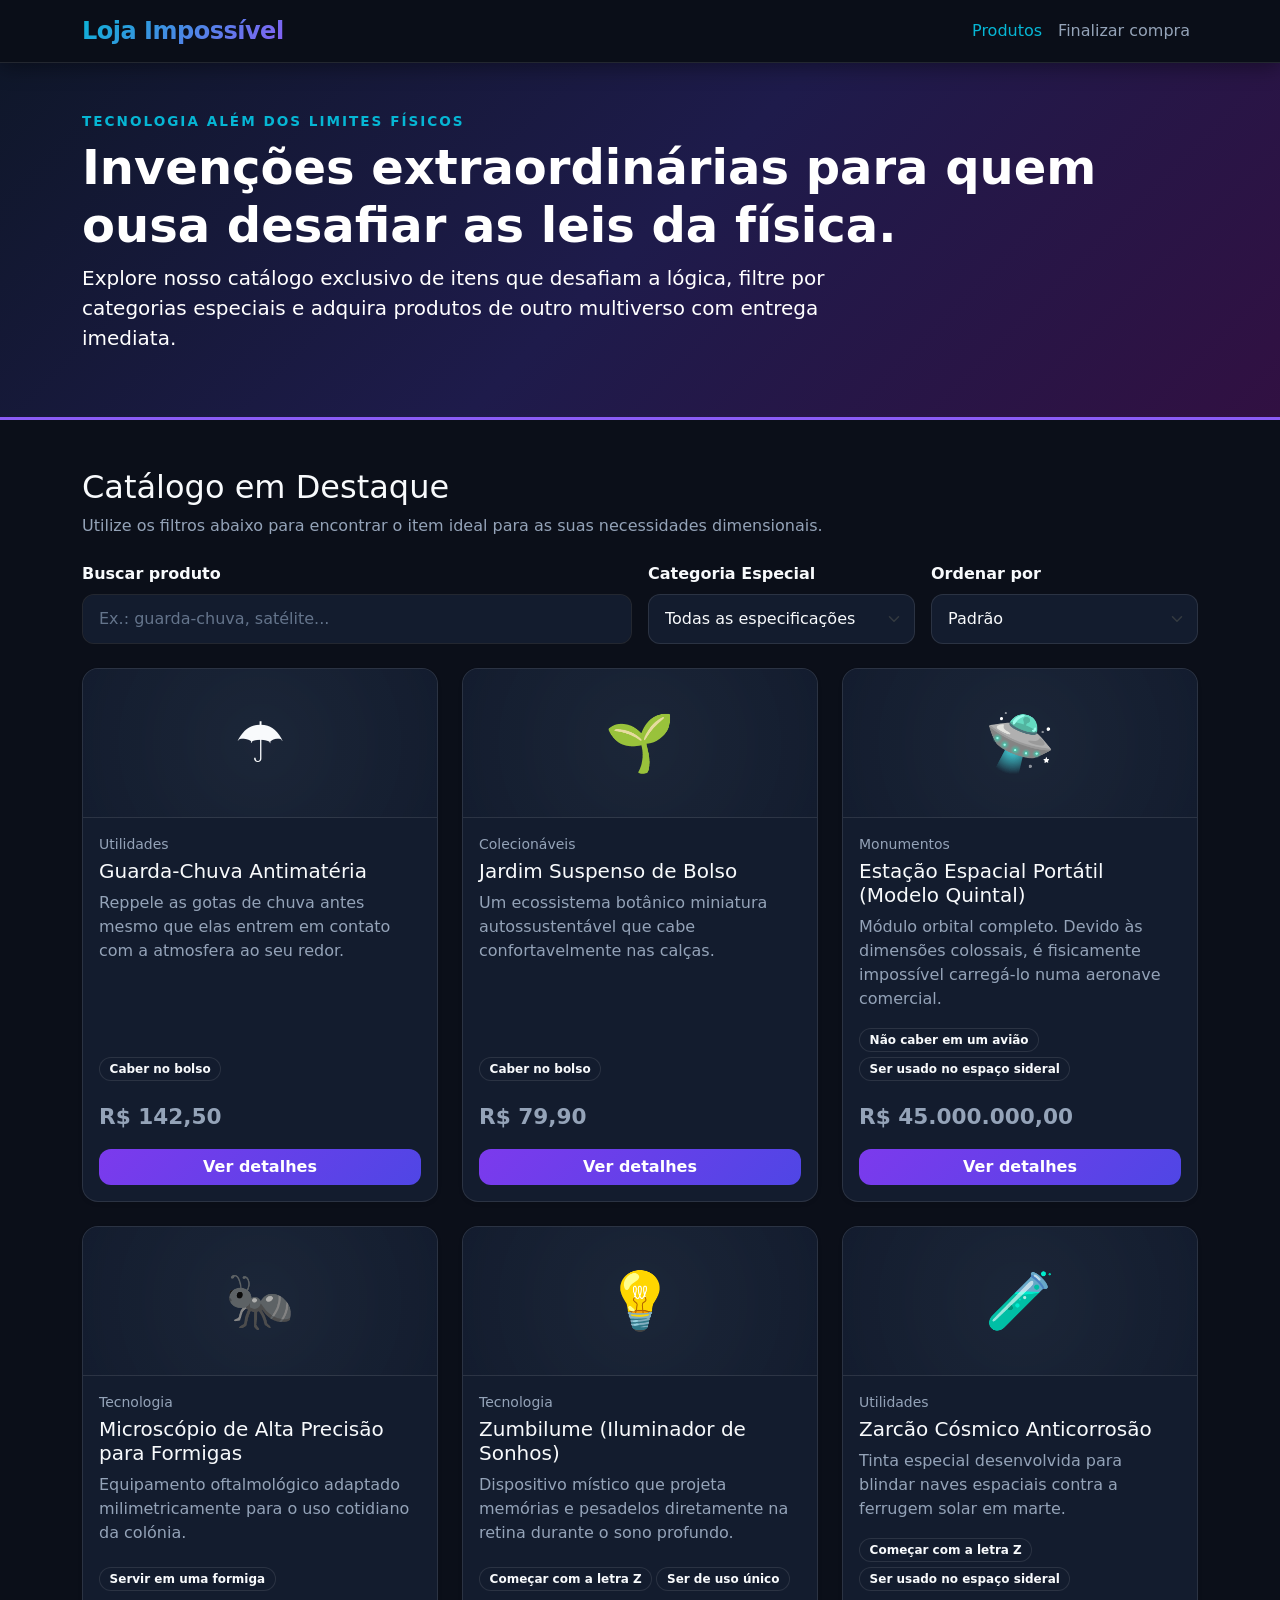
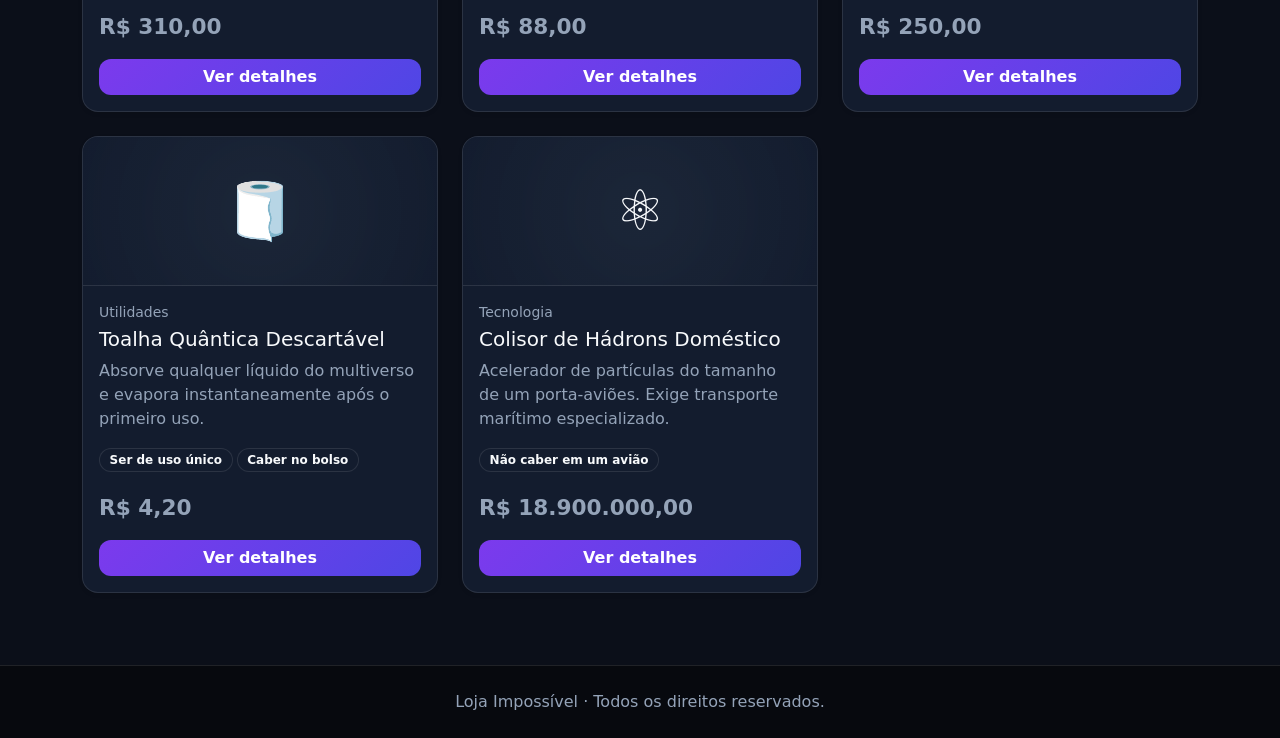
<file: web/index.html>
<!doctype html>
<html lang="pt-BR">

<head>
  <meta charset="utf-8">
  <meta name="viewport" content="width=device-width, initial-scale=1">
  <meta name="description" content="Loja Impossível, produtos hiper-especizados que desafiam a realidade.">

  <!-- Open Graph / Redes Sociais -->
  <meta property="og:title" content="Loja Impossível | Produtos Inéditos">
  <meta property="og:description" content="Explore itens que cabem no bolso, não cabem em aviões e muito mais.">
  <meta property="og:type" content="website">

  <!-- Favicon -->
  <link rel="icon" type="image/svg+xml"
    href="data:image/svg+xml,<svg xmlns=%22http://www.w3.org/2000/svg%22 viewBox=%220 0 100 100%22><text y=%22.9em%22 font-size=%2290%22>🌌</text></svg>">

  <title>Loja Impossível | Vitrine</title>
  <link href="https://cdn.jsdelivr.net/npm/bootstrap@5.3.3/dist/css/bootstrap.min.css" rel="stylesheet">
  <link rel="stylesheet" href="css/styles.css">
</head>

<body>
  <a class="skip-link" href="#conteudo">Pular para o conteúdo principal</a>

  <header class="site-header">
    <nav class="navbar navbar-expand-lg" aria-label="Navegação principal">
      <div class="container">
        <a class="navbar-brand fw-bold" href="index.html">Loja Impossível</a>
        <button class="navbar-toggler" type="button" data-bs-toggle="collapse" data-bs-target="#menuPrincipal"
          aria-controls="menuPrincipal" aria-expanded="false" aria-label="Abrir menu">
          <span class="navbar-toggler-icon"></span>
        </button>
        <div class="collapse navbar-collapse" id="menuPrincipal">
          <ul class="navbar-nav ms-auto">
            <li class="nav-item"><a class="nav-link active" aria-current="page" href="index.html">Produtos</a></li>
            <li class="nav-item"><a class="nav-link" href="checkout.html">Finalizar compra</a></li>
          </ul>
        </div>
      </div>
    </nav>
  </header>

  <main id="conteudo">
    <section class="hero py-5">
      <div class="container">
        <p class="eyebrow mb-2">Tecnologia além dos limites físicos</p>
        <h1 class="display-5 fw-bold">Invenções extraordinárias para quem ousa desafiar as leis da física.</h1>
        <p class="lead col-lg-8">Explore nosso catálogo exclusivo de itens que desafiam a lógica, filtre por categorias especiais e adquira produtos de outro multiverso com entrega imediata.</p>
      </div>
    </section>

    <section class="container py-5" aria-labelledby="titulo-produtos">
      <div class="mb-4">
        <h2 id="titulo-produtos">Catálogo em Destaque</h2>
        <p class="text-secondary mb-0">Utilize os filtros abaixo para encontrar o item ideal para as suas necessidades dimensionais.</p>
      </div>

      <!-- Barra de Filtros e Ordenação -->
      <div class="row g-3 align-items-end mb-4">
        <div class="col-md-6">
          <label for="filtroProduto" class="form-label fw-bold">Buscar produto</label>
          <input id="filtroProduto" class="form-control" type="search" placeholder="Ex.: guarda-chuva, satélite..."
            autocomplete="off">
        </div>
        <div class="col-md-3">
          <label for="filtroRegra" class="form-label fw-bold">Categoria Especial</label>
          <select id="filtroRegra" class="form-select">
            <option value="">Todas as especificações</option>
            <option value="Caber no bolso">Caber no bolso</option>
            <option value="Não caber em um avião">Não caber em um avião</option>
            <option value="Ser usado no espaço sideral">Espaço sideral</option>
            <option value="Servir em uma formiga">Servir em formiga</option>
            <option value="Começar com a letra Z">Começar com Z</option>
            <option value="Ser de uso único">Uso único</option>
          </select>
        </div>
        <div class="col-md-3">
          <label for="ordenacao" class="form-label fw-bold">Ordenar por</label>
          <select id="ordenacao" class="form-select">
            <option value="">Padrão</option>
            <option value="menor-preco">Menor preço</option>
            <option value="maior-preco">Maior preço</option>
            <option value="nome">Nome (A-Z)</option>
          </select>
        </div>
      </div>

      <!-- A lista de produtos será gerada dinamicamente via JavaScript -->
      <div class="row g-4" id="listaProdutos"></div>

      <p id="mensagemFiltro" class="mt-4" role="status" aria-live="polite"></p>
    </section>
  </main>

  <footer class="site-footer py-4">
    <div class="container text-center">
      <p class="mb-0">Loja Impossível · Todos os direitos reservados.</p>
    </div>
  </footer>

  <script src="https://cdn.jsdelivr.net/npm/bootstrap@5.3.3/dist/js/bootstrap.bundle.min.js"></script>
  <script src="js/produtos.js"></script>
  <script src="js/main.js"></script>
</body>

</html>
</file>
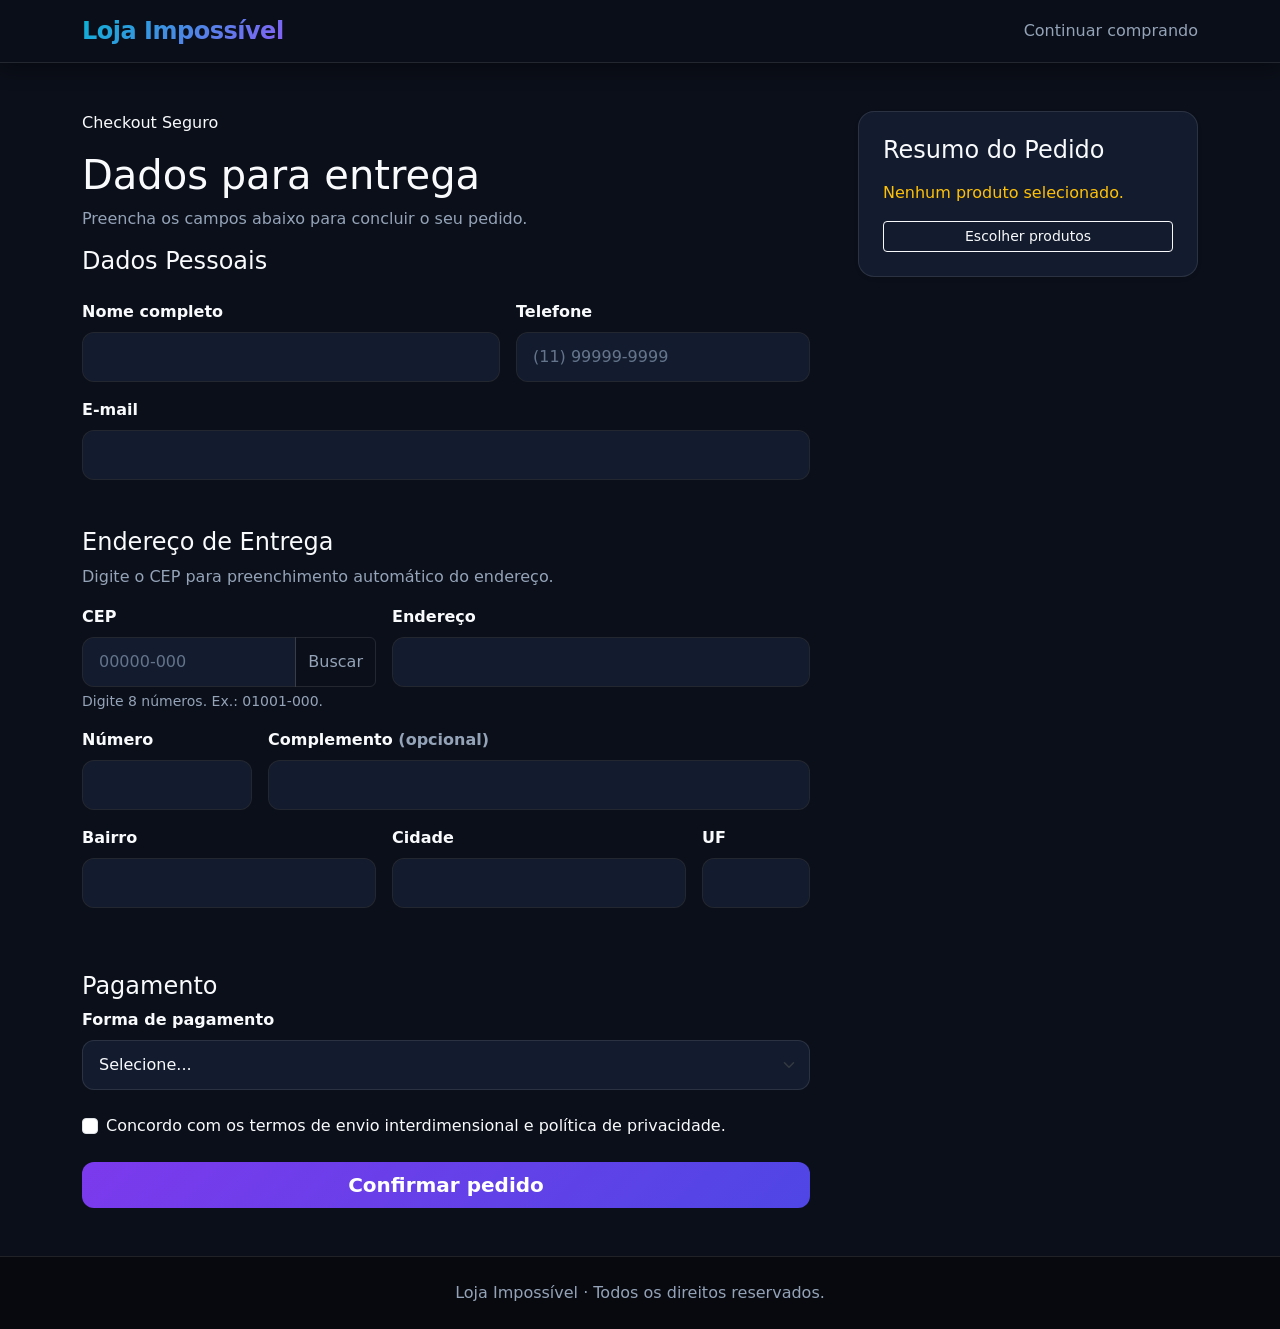
<file: web/checkout.html>
<!doctype html>
<html lang="pt-BR">

<head>
  <meta charset="utf-8">
  <meta name="viewport" content="width=device-width, initial-scale=1">
  <meta name="description" content="Checkout seguro da Loja Impossível.">
  <title>Loja Impossível | Finalizar compra</title>
  <link href="https://cdn.jsdelivr.net/npm/bootstrap@5.3.3/dist/css/bootstrap.min.css" rel="stylesheet">
  <link rel="stylesheet" href="css/styles.css">
</head>

<body>
  <a class="skip-link" href="#conteudo">Pular para o conteúdo principal</a>
  <header class="site-header">
    <nav class="navbar" aria-label="Navegação principal">
      <div class="container">
        <a class="navbar-brand fw-bold" href="index.html">Loja Impossível</a>
        <a class="nav-link" href="index.html">Continuar comprando</a>
      </div>
    </nav>
  </header>

  <main id="conteudo" class="container py-5">
    <div class="row g-5">
      <section class="col-lg-8" aria-labelledby="titulo-checkout">
        <p class="eyebrow">Checkout Seguro</p>
        <h1 id="titulo-checkout">Dados para entrega</h1>
        <p class="text-secondary">Preencha os campos abaixo para concluir o seu pedido.</p>

        <form id="checkoutForm" novalidate>
          <fieldset class="mb-5">
            <legend class="h4">Dados Pessoais</legend>
            <div class="row g-3">
              <div class="col-md-7">
                <label for="nome" class="form-label">Nome completo</label>
                <input class="form-control" id="nome" name="nome" type="text" autocomplete="name" required>
                <div class="invalid-feedback">Por favor, informe seu nome completo.</div>
              </div>
              <div class="col-md-5">
                <label for="telefone" class="form-label">Telefone</label>
                <input class="form-control" id="telefone" name="telefone" type="tel" autocomplete="tel"
                  placeholder="(11) 99999-9999" maxlength="15">
              </div>
              <div class="col-12">
                <label for="email" class="form-label">E-mail</label>
                <input class="form-control" id="email" name="email" type="email" autocomplete="email" required>
                <div class="invalid-feedback">Por favor, informe um e-mail válido.</div>
              </div>
            </div>
          </fieldset>

          <fieldset class="mb-5">
            <legend class="h4">Endereço de Entrega</legend>
            <p class="text-secondary">Digite o CEP para preenchimento automático do endereço.</p>
            <div class="row g-3">
              <div class="col-md-5">
                <label for="cep" class="form-label">CEP</label>
                <div class="input-group">
                  <input class="form-control" id="cep" name="cep" type="text" inputmode="numeric"
                    autocomplete="postal-code" placeholder="00000-000" maxlength="9" aria-describedby="ajudaCep"
                    required>
                  <button class="btn btn-outline-secondary" id="buscarCep" type="button">Buscar</button>
                </div>
                <div id="ajudaCep" class="form-text">Digite 8 números. Ex.: 01001-000.</div>
                <div class="invalid-feedback">Informe um CEP válido.</div>
              </div>
              <div class="col-md-7">
                <label for="logradouro" class="form-label">Endereço</label>
                <input class="form-control" id="logradouro" name="logradouro" type="text" autocomplete="address-line1"
                  required>
                <div class="invalid-feedback">Informe o logradouro.</div>
              </div>
              <div class="col-md-3">
                <label for="numero" class="form-label">Número</label>
                <input class="form-control" id="numero" name="numero" type="text" required>
                <div class="invalid-feedback">Informe o número.</div>
              </div>
              <div class="col-md-9">
                <label for="complemento" class="form-label">Complemento <span
                    class="text-secondary">(opcional)</span></label>
                <input class="form-control" id="complemento" name="complemento" type="text"
                  autocomplete="address-line2">
              </div>
              <div class="col-md-5">
                <label for="bairro" class="form-label">Bairro</label>
                <input class="form-control" id="bairro" name="bairro" type="text" required>
                <div class="invalid-feedback">Informe o bairro.</div>
              </div>
              <div class="col-md-5">
                <label for="cidade" class="form-label">Cidade</label>
                <input class="form-control" id="cidade" name="cidade" type="text" autocomplete="address-level2"
                  required>
                <div class="invalid-feedback">Informe a cidade.</div>
              </div>
              <div class="col-md-2">
                <label for="estado" class="form-label">UF</label>
                <input class="form-control" id="estado" name="estado" type="text" maxlength="2"
                  autocomplete="address-level1" required>
                <div class="invalid-feedback">UF.</div>
              </div>
            </div>
            <div id="cepFeedback" class="mt-3" role="status" aria-live="polite"></div>
          </fieldset>

          <fieldset class="mb-4">
            <legend class="h4">Pagamento</legend>
            <label for="pagamento" class="form-label">Forma de pagamento</label>
            <select class="form-select" id="pagamento" name="pagamento" required>
              <option value="">Selecione...</option>
              <option value="pix">Pix</option>
              <option value="credito">Cartão de crédito</option>
              <option value="boleto">Boleto bancário</option>
            </select>
            <div class="invalid-feedback">Selecione uma forma de pagamento.</div>
          </fieldset>

          <div class="form-check mb-4">
            <input class="form-check-input" id="termos" name="termos" type="checkbox" required>
            <label class="form-check-label" for="termos">Concordo com os termos de envio interdimensional e política de privacidade.</label>
            <div class="invalid-feedback">Você deve concordar com os termos antes de concluir.</div>
          </div>

          <button class="btn btn-dark btn-lg w-100" type="submit">Confirmar pedido</button>
        </form>
      </section>

      <!-- Resumo Dinâmico do Pedido -->
      <aside class="col-lg-4" aria-labelledby="titulo-resumo">
        <div class="summary-box p-4 border rounded-4 bg-white shadow-sm">
          <h2 id="titulo-resumo" class="h4 mb-3">Resumo do Pedido</h2>
          <div class="d-flex justify-content-between mb-2">
            <span id="resumoNomeProduto" class="fw-medium">Produto</span>
            <span id="resumoPrecoUnitario">R$ 0,00</span>
          </div>
          <div class="d-flex justify-content-between mb-2">
            <span>Quantidade</span>
            <span id="resumoQuantidade">1</span>
          </div>
          <div class="d-flex justify-content-between mb-3">
            <span>Frete Dimensional</span>
            <span class="text-success fw-bold">Grátis</span>
          </div>
          <hr>
          <div class="d-flex justify-content-between fw-bold fs-5">
            <span>Total</span>
            <span id="resumoTotal">R$ 0,00</span>
          </div>
        </div>
      </aside>
    </div>
  </main>

  <footer class="site-footer py-4 mt-auto">
    <div class="container text-center">
      <p class="mb-0">Loja Impossível · Todos os direitos reservados.</p>
    </div>
  </footer>
  <script src="js/checkout.js"></script>
</body>

</html>
</file>
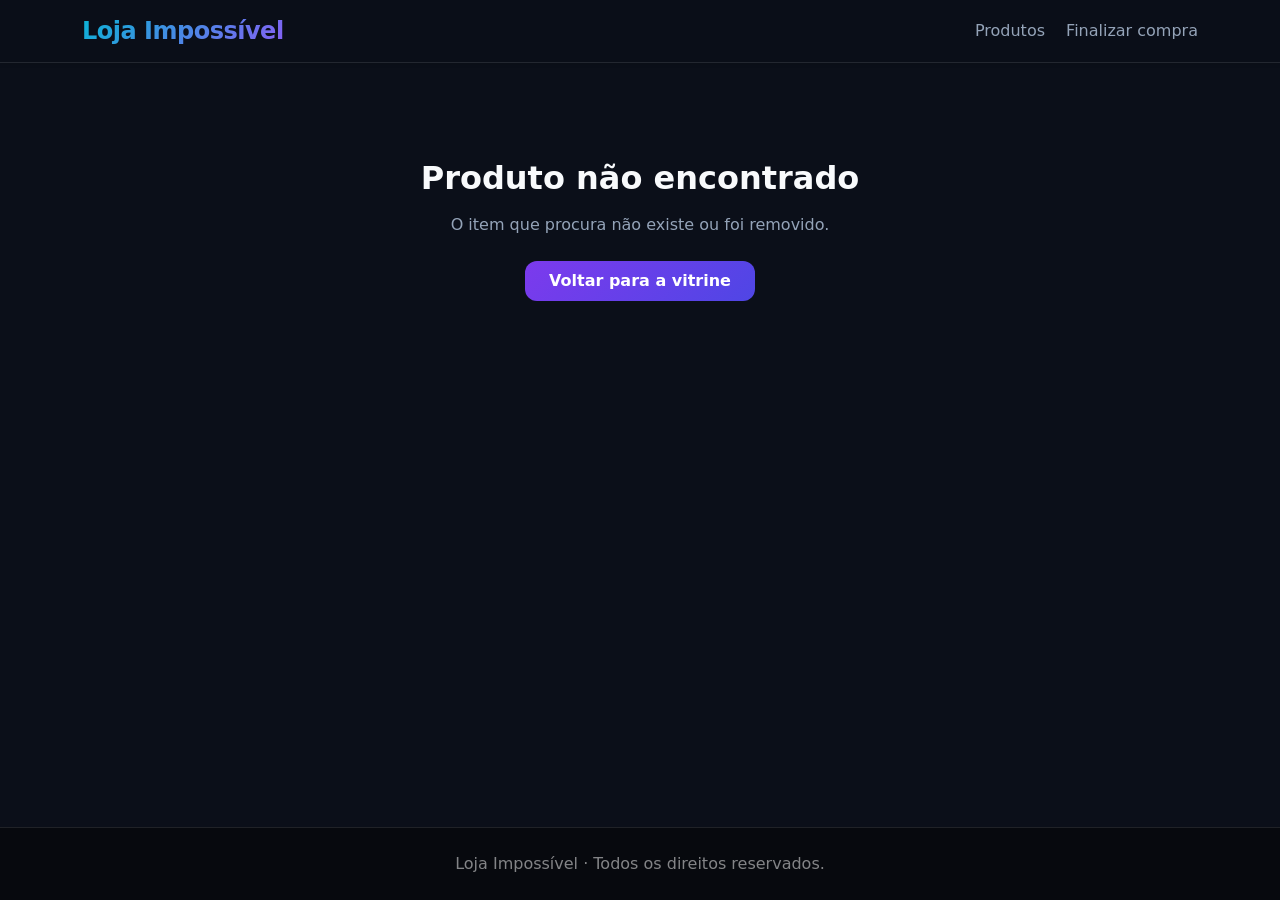
<file: web/produto.html>
<!doctype html>
<html lang="pt-BR">

<head>
  <meta charset="utf-8">
  <meta name="viewport" content="width=device-width, initial-scale=1">
  <meta name="description" content="Detalhes do produto na Loja Impossível.">
  <title>Loja Impossível | Detalhes do Produto</title>
  <link href="https://cdn.jsdelivr.net/npm/bootstrap@5.3.3/dist/css/bootstrap.min.css" rel="stylesheet">
  <link rel="stylesheet" href="css/styles.css">
</head>

<body class="d-flex flex-column min-vh-100">
  <a class="skip-link" href="#conteudo">Pular para o conteúdo principal</a>

  <header class="site-header shadow-sm">
    <nav class="navbar navbar-expand-lg" aria-label="Navegação principal">
      <div class="container">
        <a class="navbar-brand fw-bold" href="index.html">Loja Impossível</a>
        <div class="ms-auto">
          <a class="nav-link d-inline-block me-3 text-dark fw-medium" href="index.html">Produtos</a>
          <a class="nav-link d-inline-block text-dark fw-medium" href="checkout.html">Finalizar compra</a>
        </div>
      </div>
    </nav>
  </header>

  <main id="conteudo" class="container py-5 flex-grow-1">
    <nav aria-label="breadcrumb" class="mb-4">
      <ol class="breadcrumb">
        <li class="breadcrumb-item"><a href="index.html">Produtos</a></li>
        <li class="breadcrumb-item active" aria-current="page" id="breadcrumbNome">Detalhes</li>
      </ol>
    </nav>

    <div class="row g-5 align-items-start mb-5">
      <!-- Coluna Esquerda: Ícone e Garantia -->
      <div class="col-lg-5 text-center">
        <div class="p-5 bg-white border rounded-4 shadow-sm display-1 product-detail-icon mb-4" id="produtoIcone"
          aria-hidden="true">
          📦
        </div>
        <div class="card border-0 bg-light p-3 rounded-3 text-start mb-3">
          <h3 class="h6 fw-bold text-dark mb-2">🔒 Garantia de Entrega Quântica</h3>
          <p class="small text-secondary mb-0">Asseguramos a integridade dimensional do item desde o multiverso de origem até o seu endereço final.</p>
        </div>
      </div>

      <!-- Coluna Direita: Informações e Compra -->
      <div class="col-lg-7">
        <span class="badge bg-secondary text-uppercase mb-2" id="produtoCategoria">Categoria</span>
        <h1 class="display-5 fw-bold mb-3 text-dark" id="produtoNome">Nome do Produto</h1>
        <p class="lead text-secondary mb-4" id="produtoDescricao">Descrição detalhada do produto.</p>

        <div class="p-3 bg-white border rounded-3 shadow-sm mb-4">
          <span class="display-5 fw-bold text-success" id="produtoPreco">R$ 0,00</span>
          <span class="d-block text-muted small mt-1">Em até 12x sem juros em cartões autorizados.</span>
        </div>

        <div class="mb-4">
          <h3 class="h6 fw-bold text-uppercase text-secondary fs-7 mb-2">Especificações Físicas:</h3>
          <div id="produtoRegras" class="d-flex flex-wrap gap-2"></div>
        </div>

        <hr class="my-4">

        <div class="row g-3 align-items-end mb-4">
          <div class="col-sm-4">
            <label for="quantidade" class="form-label fw-bold">Quantidade</label>
            <input type="number" id="quantidade" class="form-control form-control-lg text-center fw-bold" value="1"
              min="1" max="10">
          </div>
          <div class="col-sm-8">
            <button id="btnComprar" class="btn btn-dark btn-lg w-100 py-3 shadow-sm fw-bold">Comprar agora</button>
          </div>
        </div>
      </div>
    </div>

    <!-- Seção Inferior: Cuidados Especiais -->
    <div class="row mt-5">
      <div class="col-12">
        <div class="card border shadow-sm rounded-4">
          <div class="card-body p-4 p-md-5">
            <h3 class="h5 fw-bold mb-4">Especificações e Cuidados Especiais</h3>
            <div class="row g-4">
              <div class="col-md-4">
                <div class="p-3 border rounded-3 bg-light h-100">
                  <h4 class="h6 fw-bold text-dark">🌌 Origem Dimensional</h4>
                  <p class="small text-secondary mb-0">Fabricado em laboratórios avançados em realidades paralelas.</p>
                </div>
              </div>
              <div class="col-md-4">
                <div class="p-3 border rounded-3 bg-light h-100">
                  <h4 class="h6 fw-bold text-dark">⚠️ Precauções de Uso</h4>
                  <p class="small text-secondary mb-0">Evite expor o artigo a paradoxos temporais severos.</p>
                </div>
              </div>
              <div class="col-md-4">
                <div class="p-3 border rounded-3 bg-light h-100">
                  <h4 class="h6 fw-bold text-dark">📦 Condições de Envio</h4>
                  <p class="small text-secondary mb-0">Despacho imediato via transportadora interdimensional.</p>
                </div>
              </div>
            </div>
          </div>
        </div>
      </div>
    </div>
  </main>

  <footer class="site-footer py-4 mt-auto">
    <div class="container text-center">
      <p class="mb-0 text-white-50">Loja Impossível · Todos os direitos reservados.</p>
    </div>
  </footer>

  <script src="https://cdn.jsdelivr.net/npm/bootstrap@5.3.3/dist/js/bootstrap.bundle.min.js"></script>
  <script src="js/produtos.js"></script>
  <script src="js/produto-detalhe.js"></script>
</body>

</html>
</file>
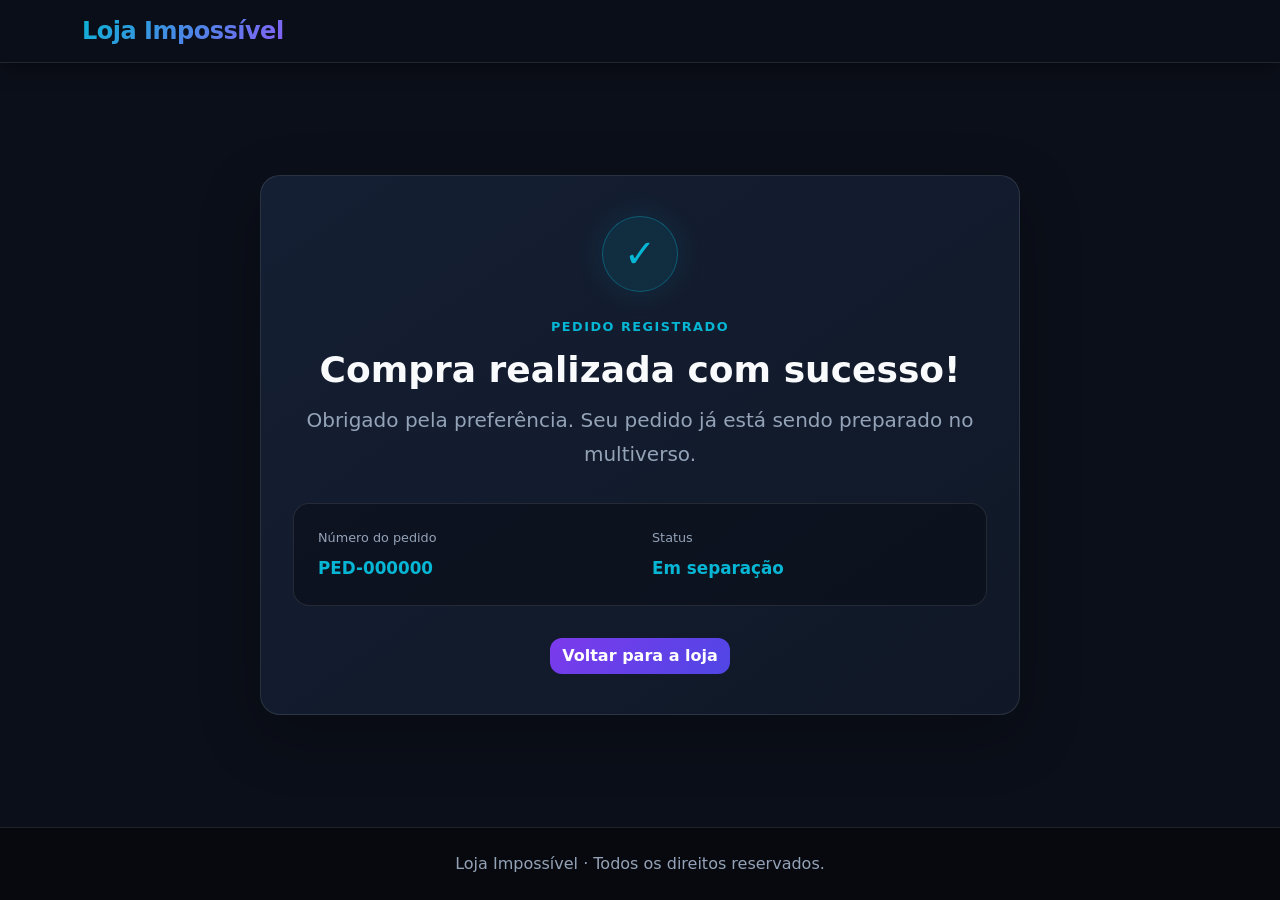
<file: web/sucesso.html>
<!doctype html>
<html lang="pt-BR">
<head>
  <meta charset="utf-8">
  <meta name="viewport" content="width=device-width, initial-scale=1">
  <meta name="description" content="Confirmação de pedido na Loja Impossível.">
  <title>Loja Impossível | Pedido Concluído</title>
  <link href="https://cdn.jsdelivr.net/npm/bootstrap@5.3.3/dist/css/bootstrap.min.css" rel="stylesheet">
  <link rel="stylesheet" href="css/styles.css">
</head>
<body class="d-flex flex-column min-vh-100">
  <a class="skip-link" href="#conteudo">Pular para o conteúdo principal</a>
  <header class="site-header">
    <nav class="navbar" aria-label="Navegação principal">
      <div class="container"><a class="navbar-brand fw-bold" href="index.html">Loja Impossível</a></div>
    </nav>
  </header>

  <main id="conteudo" class="container py-5 flex-grow-1 d-flex align-items-center">
    <section class="success-panel mx-auto text-center w-100" aria-labelledby="titulo-sucesso">
      <div class="success-icon" aria-hidden="true">✓</div>
      <p class="eyebrow">Pedido Registrado</p>
      <h1 id="titulo-sucesso">Compra realizada com sucesso!</h1>
      <p class="lead" id="mensagemCliente">Obrigado pela preferência. Seu pedido já está sendo preparado no multiverso.</p>
      <dl class="order-data">
        <div><dt>Número do pedido</dt><dd id="numeroPedido">PED-000000</dd></div>
        <div><dt>Status</dt><dd>Em separação</dd></div>
      </dl>
      <a class="btn btn-dark" href="index.html">Voltar para a loja</a>
    </section>
  </main>

  <footer class="site-footer py-4 mt-auto">
    <div class="container text-center"><p class="mb-0">Loja Impossível · Todos os direitos reservados.</p></div>
  </footer>
  <script src="js/success.js"></script>
</body>
</html>
</file>
<file: web/css/styles.css>
/* ==========================================
   LOJA IMPOSSÍVEL — ESTILOS GLOBAIS
   ========================================== */

:root {
  --bg-main: #0b0f19;
  --bg-card: #131c2e;
  --bg-light-alt: #1e293b;
  --text-main: #f8fafc;
  --text-muted: #94a3b8;
  --accent-primary: #8b5cf6;
  --accent-secondary: #06b6d4;
  --accent-glow: rgba(139, 92, 246, 0.3);
  --border-color: rgba(255, 255, 255, 0.1);
}

body {
  display: flex;
  flex-direction: column;
  min-height: 100vh;
  background-color: var(--bg-main);
  color: var(--text-main);
  font-family: system-ui, -apple-system, "Segoe UI", Roboto, Helvetica, Arial, sans-serif;
}

main {
  flex: 1;
}

hr {
  border-color: var(--border-color);
}

.text-secondary,
#ajudaCep {
  color: var(--text-muted) !important;
}

/* --- ACESSIBILIDADE --- */
.skip-link {
  position: absolute;
  top: -40px;
  left: 0;
  z-index: 100;
  padding: 8px;
  background-color: var(--accent-secondary);
  color: #000;
  transition: top 0.3s;
}
.skip-link:focus {
  top: 0;
}

/* --- CABEÇALHO E RODAPÉ --- */
.site-header {
  position: sticky;
  top: 0;
  z-index: 1000;
  background-color: rgba(11, 15, 25, 0.95);
  backdrop-filter: blur(10px);
  border-bottom: 1px solid var(--border-color);
  box-shadow: 0 4px 20px rgba(0, 0, 0, 0.4);
}

.site-header .navbar-brand {
  background: linear-gradient(135deg, var(--accent-secondary), var(--accent-primary));
  -webkit-background-clip: text;
  background-clip: text;
  -webkit-text-fill-color: transparent;
  color: var(--text-main) !important;
  font-size: 1.5rem;
  letter-spacing: -0.5px;
}

.site-header .nav-link {
  color: var(--text-muted) !important;
  transition: color 0.2s ease;
}

.site-header .nav-link:hover,
.site-header .nav-link.active {
  color: var(--accent-secondary) !important;
}

.site-footer {
  background-color: #07090e;
  color: var(--text-muted);
  border-top: 1px solid var(--border-color);
}

/* --- HERO SECTION --- */
.hero {
  position: relative;
  overflow: hidden;
  background: linear-gradient(135deg, #0f172a 0%, #1e1b4b 50%, #311042 100%);
  color: #fff;
  border-bottom: 3px solid var(--accent-primary);
}

.hero .eyebrow {
  color: var(--accent-secondary);
  font-size: 0.85rem;
  font-weight: 700;
  letter-spacing: 2px;
  text-transform: uppercase;
}

/* --- CARDS E COMPONENTES --- */
.product-card {
  overflow: hidden;
  background-color: var(--bg-card);
  border: 1px solid var(--border-color);
  border-radius: 1rem;
  transition: transform 0.3s cubic-bezier(0.16, 1, 0.3, 1), box-shadow 0.3s ease, border-color 0.3s ease;
}

.product-card:hover {
  transform: translateY(-8px);
  border-color: var(--accent-primary);
  box-shadow: 0 16px 32px var(--accent-glow);
}

.product-illustration {
  padding: 2rem 0;
  background: radial-gradient(circle, rgba(30, 41, 59, 0.8) 0%, var(--bg-card) 100%);
  border-bottom: 1px solid var(--border-color);
  font-size: 3.5rem;
  text-align: center;
}

.product-card h3 { color: var(--text-main); }
.product-card p { color: var(--text-muted); }

.price {
  color: var(--accent-secondary);
  font-size: 1.35rem;
  font-weight: 800;
}

.badge {
  padding: 0.4em 0.8em;
  background-color: rgba(139, 92, 246, 0.15) !important;
  color: #c4b5fd !important;
  border: 1px solid rgba(139, 92, 246, 0.3) !important;
  border-radius: 50rem;
  font-size: 0.75rem;
  font-weight: 600;
}

/* --- FORMULÁRIOS --- */
.form-control,
.form-select {
  padding: 0.75rem 1rem;
  background-color: var(--bg-card);
  color: var(--text-main);
  border: 1px solid var(--border-color);
  border-radius: 0.75rem;
}

.form-control:focus,
.form-select:focus {
  background-color: var(--bg-card);
  color: var(--text-main);
  border-color: var(--accent-secondary);
  box-shadow: 0 0 0 0.25rem rgba(6, 182, 212, 0.25);
}

.form-control::placeholder { color: #64748b; }
.form-label { color: var(--text-main); font-weight: 600; }

/* --- BOTÕES --- */
.btn-dark {
  background: linear-gradient(135deg, #7c3aed 0%, #4f46e5 100%);
  border: none;
  border-radius: 0.75rem;
  font-weight: 600;
  transition: opacity 0.2s ease, transform 0.2s ease, box-shadow 0.2s ease;
}

.btn-dark:hover {
  background: linear-gradient(135deg, #8b5cf6 0%, #6366f1 100%);
  transform: translateY(-2px);
  box-shadow: 0 4px 12px rgba(124, 58, 237, 0.4);
}

.btn-outline-secondary {
  color: var(--text-muted);
  border-color: var(--border-color);
}

.btn-outline-secondary:hover {
  background-color: var(--bg-light-alt);
  color: var(--text-main);
  border-color: var(--text-muted);
}

/* --- CARTÕES, PAINÉIS E RESUMOS --- */
.card,
.summary-box,
.bg-light,
.col-lg-7 .p-3.bg-white {
  background-color: var(--bg-card) !important;
  color: var(--text-main) !important;
  border-color: var(--border-color) !important;
}

.card h3, .card h4, .card h6,
.bg-light h3, .bg-light h4, .bg-light h6 {
  color: var(--text-main) !important;
}

.card .text-secondary,
.bg-light .text-secondary,
.summary-box .text-secondary,
.col-lg-7 .p-3.bg-white .text-muted {
  color: var(--text-muted) !important;
}

.summary-box {
  padding: 1.5rem !important;
}

.summary-box .d-flex.justify-content-between {
  align-items: center;
  gap: 1rem;
}

#resumoNomeProduto {
  display: block;
  max-width: 60%;
  word-break: break-word;
}

/* --- DETALHES DO PRODUTO --- */
.product-detail-icon {
  padding: 3.5rem 0;
  background: radial-gradient(circle, rgba(30, 41, 59, 0.9) 0%, var(--bg-card) 100%) !important;
  border: 1px solid var(--border-color) !important;
  border-radius: 1.25rem;
  box-shadow: 0 8px 24px rgba(0, 0, 0, 0.3);
  font-size: 6rem;
}

#produtoNome {
  color: #ffffff !important;
  opacity: 1 !important;
  -webkit-text-fill-color: #ffffff !important;
}

.breadcrumb-item a { color: var(--accent-secondary); text-decoration: none; }
.breadcrumb-item.active { color: var(--text-muted); }

/* --- PÁGINA DE SUCESSO & DADOS DE PEDIDO --- */
.success-panel {
  width: 100%;
  max-width: 760px;
  margin: auto;
  padding: 2.5rem 2rem !important;
  background: linear-gradient(145deg, #151f33 0%, #101827 100%) !important;
  border: 1px solid var(--border-color) !important;
  border-radius: 1.25rem;
  text-align: center;
  box-shadow: 0 20px 60px rgba(0, 0, 0, 0.25);
}

.success-icon {
  display: flex;
  align-items: center;
  justify-content: center;
  width: 76px;
  height: 76px;
  margin: 0 auto 1.5rem;
  background: rgba(6, 182, 212, 0.1);
  color: var(--accent-secondary);
  border: 1px solid rgba(6, 182, 212, 0.35);
  border-radius: 50%;
  box-shadow: 0 0 30px rgba(6, 182, 212, 0.12);
  font-size: 2.4rem;
}

.success-panel .eyebrow {
  display: block;
  margin-bottom: 0.65rem;
  color: var(--accent-secondary);
  font-size: 0.8rem;
  font-weight: 700;
  letter-spacing: 1.5px;
  text-transform: uppercase;
}

.success-panel h1 {
  margin-bottom: 0.75rem;
  color: var(--text-main);
  font-size: clamp(1.65rem, 4vw, 2.25rem);
  font-weight: 750;
  line-height: 1.2;
}

.success-panel > p { color: var(--text-muted); line-height: 1.7; }

.order-data {
  display: grid;
  grid-template-columns: repeat(2, minmax(0, 1fr));
  gap: 1.5rem;
  margin: 2rem 0;
  padding: 1.5rem;
  background-color: rgba(11, 15, 25, 0.65);
  border: 1px solid var(--border-color);
  border-radius: 1rem;
  text-align: left;
}

.order-data dt {
  margin-bottom: 0.5rem;
  color: var(--text-muted);
  font-size: 0.8rem;
  font-weight: 500;
}

.order-data dd {
  margin-bottom: 0;
  color: var(--accent-secondary);
  font-size: 1.05rem;
  font-weight: 700;
  overflow-wrap: anywhere;
}

/* --- RESPONSIVIDADE --- */
@media (max-width: 576px) {
  main { padding: 2rem 1rem; }
  .success-panel { padding: 2rem 1.25rem !important; }
  .order-data {
    grid-template-columns: 1fr;
    gap: 1.25rem;
    padding: 1.25rem;
  }
}
</file>
